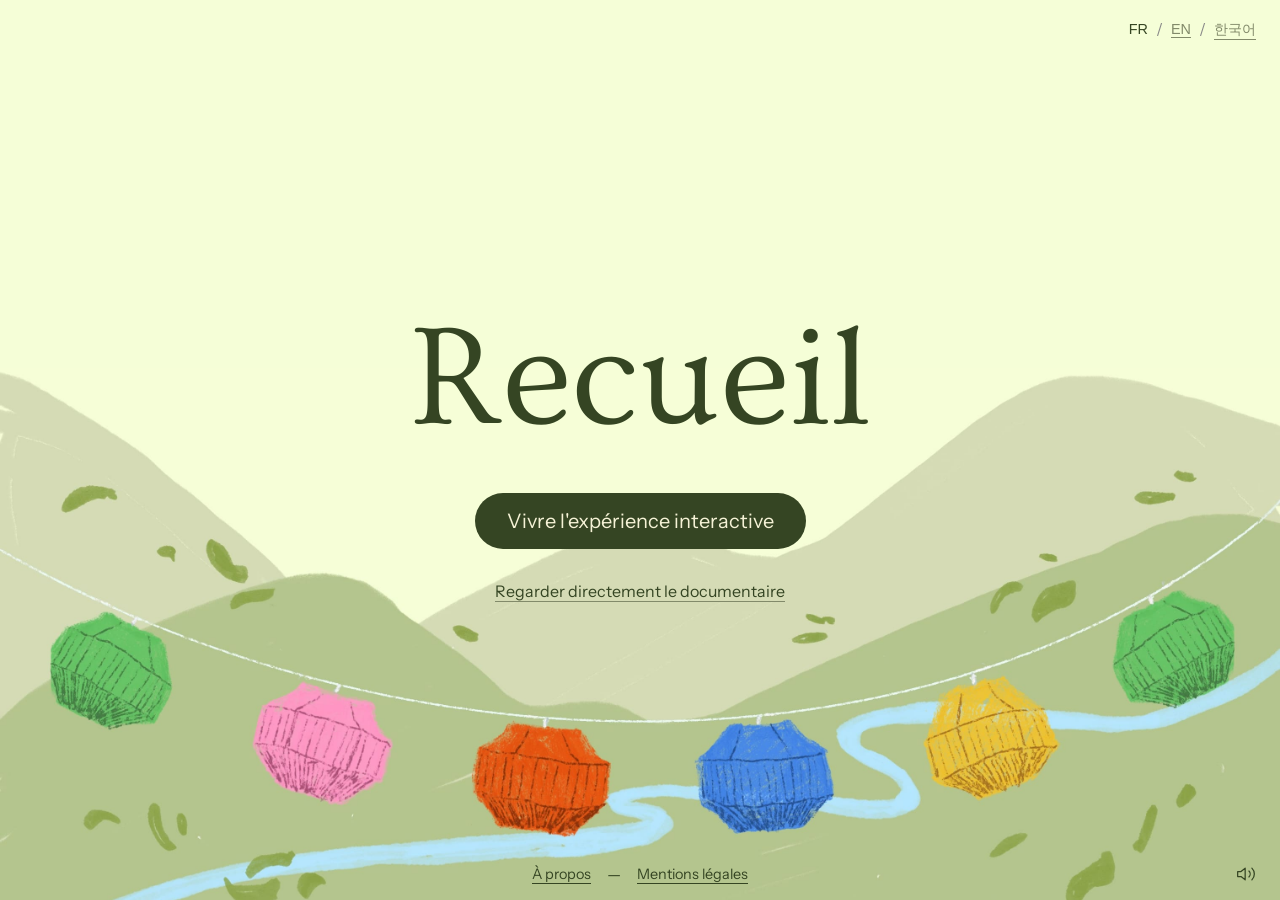
<file: index.html>
<!doctype html>
<html lang="en">
  <head>
    <meta charset="UTF-8" />
    <meta name="viewport" content="width=device-width, initial-scale=1.0" />
    <link rel="preconnect" href="https://fonts.googleapis.com" />
    <link rel="preconnect" href="https://fonts.gstatic.com" crossorigin />
    <link
      href="https://fonts.googleapis.com/css2?family=Gowun+Batang&family=Instrument+Sans:ital,wght@0,400..700;1,400..700&family=Ovo&display=swap"
      rel="stylesheet"
    />
    <script src="script/script.js" defer></script>
    <link rel="stylesheet" href="styles/style.css" />
    <link rel="stylesheet" href="styles/index.css" />
    <title data-traduction="title">Recueil</title>
    <link rel="icon" type="image/x-icon" href="img/favicon.png" />
  </head>
  <body>
    <header>
      <nav class="langues" aria-label="Choix de la langue">
        <button
          href="#"
          class="actif top-link langue"
          onclick="changerLangue('fr', this)"
        >
          FR
        </button>
        <span>/</span>
        <button
          href="#"
          class="top-link langue"
          onclick="changerLangue('en', this)"
        >
          EN
        </button>
        <span>/</span>
        <button
          href="#"
          class="top-link langue"
          onclick="changerLangue('kr', this)"
        >
          한국어
        </button>
      </nav>
    </header>

    <main>
      <h1 data-traduction="h1">Recueil</h1>
      <a href="player-intro.html" data-traduction="btn-experience" class="btn"
        >Vivre l'expérience interactive</a
      >
      <a href="player-full.html" data-traduction="link-full" class="link"
        >Regarder directement le documentaire</a
      >
    </main>

    <footer>
      <a href="a-propos.html" data-traduction="about" class="link">À propos</a>
      <span>—</span>
      <a
        href="mentions-legales.html"
        data-traduction="legal-notices"
        class="link"
        >Mentions légales</a
      >
      <button class="son" id="btnSon">
        <!-- Icône son actif (ondes) -->
        <svg
          class="icon-son-on"
          width="20"
          height="20"
          viewBox="0 0 24 24"
          fill="none"
          stroke="#354523"
          stroke-width="1.5"
          stroke-linecap="round"
          stroke-linejoin="round"
        >
          <polygon points="11 5 6 9 2 9 2 15 6 15 11 19 11 5" />
          <path d="M15.54 8.46a5 5 0 0 1 0 7.07" />
          <path d="M19.07 4.93a10 10 0 0 1 0 14.14" />
        </svg>
        <!-- Icône son muet (avec X) -->
        <svg
          class="icon-son-off"
          width="20"
          height="20"
          viewBox="0 0 24 24"
          fill="none"
          stroke="#354523"
          stroke-width="1.5"
          stroke-linecap="round"
          stroke-linejoin="round"
        >
          <polygon points="11 5 6 9 2 9 2 15 6 15 11 19 11 5" />
          <line x1="23" y1="9" x2="17" y2="15" />
          <line x1="17" y1="9" x2="23" y2="15" />
        </svg>
      </button>
    </footer>
  </body>
</html>
</file>
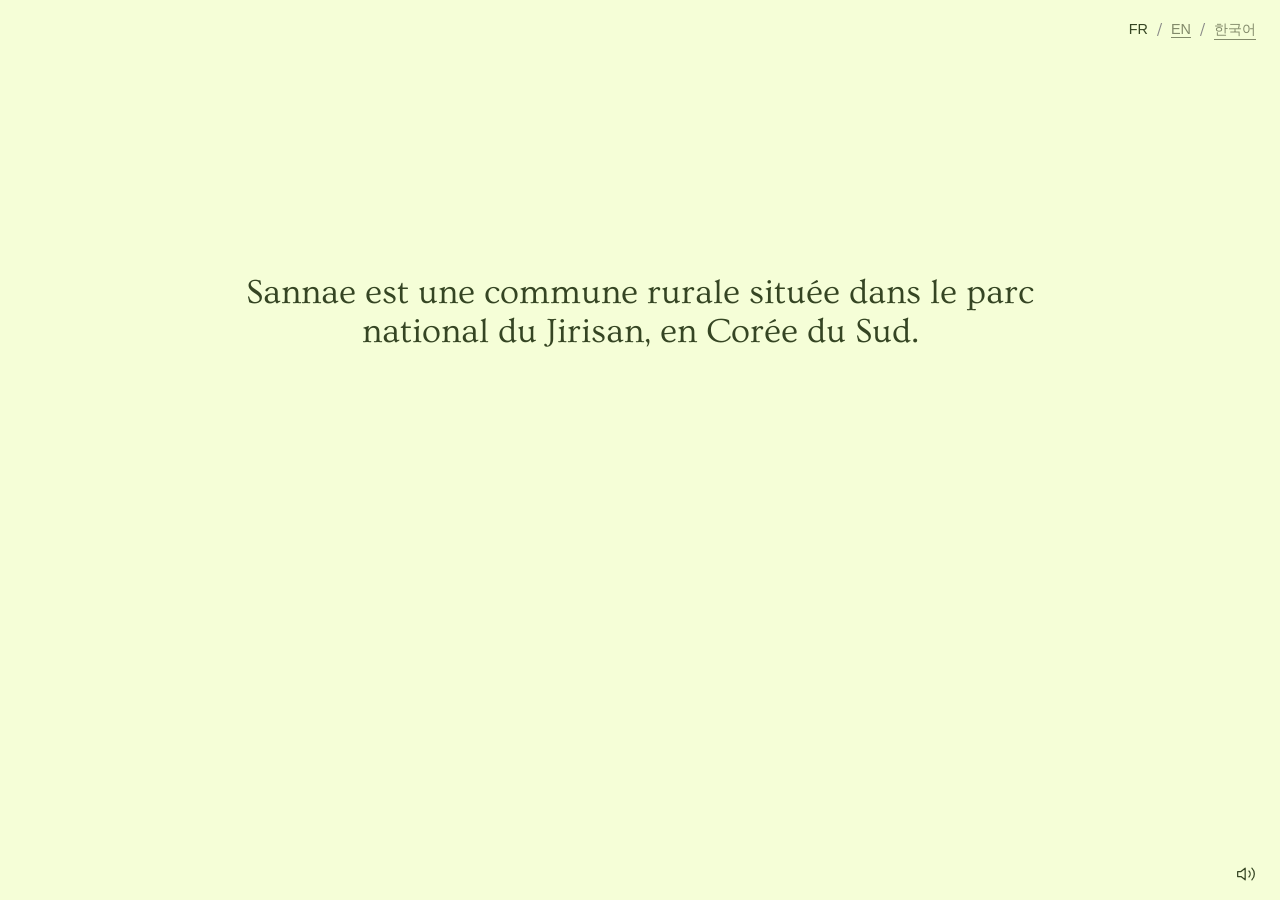
<file: after-intro.html>
<!doctype html>
<html lang="en">
  <head>
    <meta charset="UTF-8" />
    <meta name="viewport" content="width=device-width, initial-scale=1.0" />
    <link rel="preconnect" href="https://fonts.googleapis.com" />
    <link rel="preconnect" href="https://fonts.gstatic.com" crossorigin />
    <link
      href="https://fonts.googleapis.com/css2?family=Gowun+Batang&family=Instrument+Sans:ital,wght@0,400..700;1,400..700&family=Ovo&display=swap"
      rel="stylesheet"
    />
    <script src="script/script.js" defer></script>
    <script src="script/after-intro.js" defer></script>
    <link rel="stylesheet" href="styles/style.css" />
    <link rel="stylesheet" href="styles/after-intro.css" />
    <title data-traduction="title">Recueil - Introduction</title>
    <link rel="icon" type="image/x-icon" href="img/favicon.png" />
  </head>
  <body>
    <header>
      <nav class="langues" aria-label="Choix de la langue">
        <button
          href="#"
          class="actif top-link langue"
          onclick="changerLangue('fr', this)"
        >
          FR
        </button>
        <span>/</span>
        <button
          href="#"
          class="top-link langue"
          onclick="changerLangue('en', this)"
        >
          EN
        </button>
        <span>/</span>
        <button
          href="#"
          class="top-link langue"
          onclick="changerLangue('kr', this)"
        >
          한국어
        </button>
      </nav>
    </header>

    <main>
      <div class="phrases">
        <p class="phrase1" data-traduction="phrase1">
          Sannae est une commune rurale située dans le parc national du Jirisan,
          en Corée du Sud.
        </p>
        <p class="phrase2" data-traduction="phrase2">
          Ici prend racine l’association Indra’s Net du temple bouddhiste
          Silsang-sa.
        </p>
        <p class="phrase3" data-traduction="phrase3">
          Partez à la rencontre de ses habitants en parcourant les lieux.
        </p>
      </div>
      <a href="map.html" class="btn" data-traduction="explore-btn"
        >Explorer →</a
      >
    </main>

    <footer>
      <div class="footer-links">
        <a
          href="a-propos.html"
          data-traduction="
        about"
          class="link"
          >À propos</a
        >
        <span>—</span>
        <a
          href="mentions-legales.html"
          data-traduction="legal-notices"
          class="link"
          >Mentions légales</a
        >
      </div>
      <button class="son" id="btnSon">
        <!-- Icône son actif (ondes) -->
        <svg
          class="icon-son-on"
          width="20"
          height="20"
          viewBox="0 0 24 24"
          fill="none"
          stroke="#354523"
          stroke-width="1.5"
          stroke-linecap="round"
          stroke-linejoin="round"
        >
          <polygon points="11 5 6 9 2 9 2 15 6 15 11 19 11 5" />
          <path d="M15.54 8.46a5 5 0 0 1 0 7.07" />
          <path d="M19.07 4.93a10 10 0 0 1 0 14.14" />
        </svg>
        <!-- Icône son muet (avec X) -->
        <svg
          class="icon-son-off"
          width="20"
          height="20"
          viewBox="0 0 24 24"
          fill="none"
          stroke="#354523"
          stroke-width="1.5"
          stroke-linecap="round"
          stroke-linejoin="round"
        >
          <polygon points="11 5 6 9 2 9 2 15 6 15 11 19 11 5" />
          <line x1="23" y1="9" x2="17" y2="15" />
          <line x1="17" y1="9" x2="23" y2="15" />
        </svg>
      </button>
    </footer>
  </body>
</html>
</file>
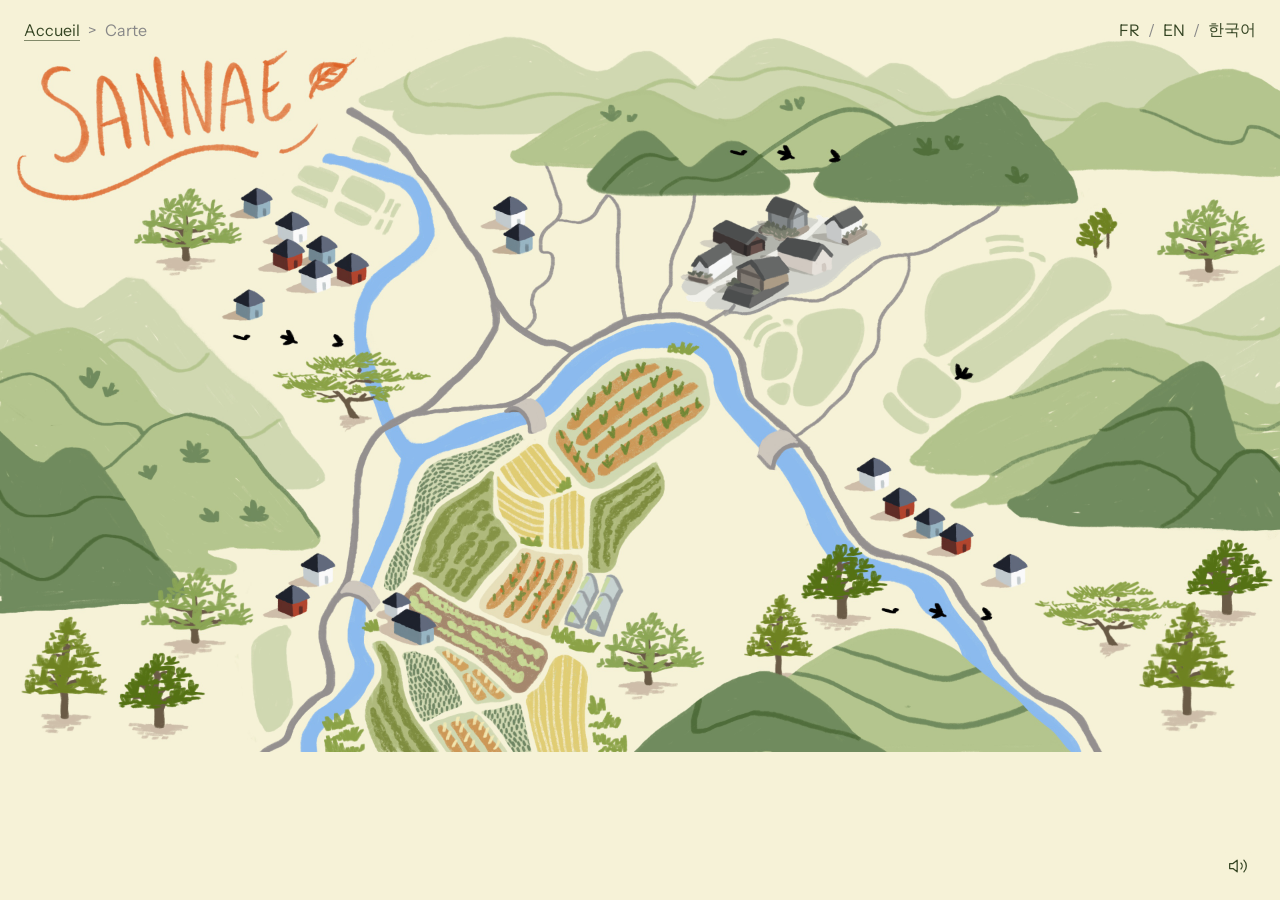
<file: map.html>
<!doctype html>
<html lang="en">
  <head>
    <meta charset="UTF-8" />
    <meta name="viewport" content="width=device-width, initial-scale=1.0" />
    <link rel="preconnect" href="https://fonts.googleapis.com" />
    <link rel="preconnect" href="https://fonts.gstatic.com" crossorigin />
    <link
      href="https://fonts.googleapis.com/css2?family=Gowun+Batang&family=Instrument+Sans:ital,wght@0,400..700;1,400..700&family=Ovo&display=swap"
      rel="stylesheet"
    />
    <script src="script/script.js" defer></script>
    <link rel="stylesheet" href="styles/style.css" />
    <link rel="stylesheet" href="styles/top-fil.css" />
    <link rel="stylesheet" href="styles/map.css" />
    <title data-traduction="title">Recueil - Carte</title>
    <link rel="icon" type="image/x-icon" href="img/favicon.png" />
  </head>
  <body>
    <header>
      <nav class="fil">
        <a href="index.html" data-traduction="link-home" class="link"
          >Accueil</a
        >
        <span>></span>
        <span class="actif" data-traduction="map">Carte</span>
      </nav>
      <nav class="langues">
        <a href="#" class="actif" onclick="changerLangue('fr', this)">FR</a>
        <span>/</span>
        <a href="#" onclick="changerLangue('en', this)">EN</a>
        <span>/</span>
        <a href="#" onclick="changerLangue('kr', this)">한국어</a>
      </nav>
    </header>

    <main>
      <div class="map-container">
        <img src="img/map-fr.jpg" alt="" class="map-img" />
        <a href="player-residents.html" class="map-link map-link-residents">
          <img
            src="img/map-residents.png"
            data-traduction="alt-residents"
            alt="En savoir plus sur les résidents du village"
            class="map-link-img map-link-img-residents"
          />
        </a>
      </div>
    </main>

    <footer>
      <div class="footer-links">
        <a
          href="a-propos.html"
          data-traduction="
        about"
          class="link"
          >À propos</a
        >
        <span>—</span>
        <a
          href="mentions-legales.html"
          data-traduction="legal-notices"
          class="link"
          >Mentions légales</a
        >
      </div>
      <button class="son" id="btnSon">
        <!-- Icône son actif (ondes) -->
        <svg
          class="icon-son-on"
          width="20"
          height="20"
          viewBox="0 0 24 24"
          fill="none"
          stroke="#354523"
          stroke-width="1.5"
          stroke-linecap="round"
          stroke-linejoin="round"
        >
          <polygon points="11 5 6 9 2 9 2 15 6 15 11 19 11 5" />
          <path d="M15.54 8.46a5 5 0 0 1 0 7.07" />
          <path d="M19.07 4.93a10 10 0 0 1 0 14.14" />
        </svg>
        <!-- Icône son muet (avec X) -->
        <svg
          class="icon-son-off"
          width="20"
          height="20"
          viewBox="0 0 24 24"
          fill="none"
          stroke="#354523"
          stroke-width="1.5"
          stroke-linecap="round"
          stroke-linejoin="round"
        >
          <polygon points="11 5 6 9 2 9 2 15 6 15 11 19 11 5" />
          <line x1="23" y1="9" x2="17" y2="15" />
          <line x1="17" y1="9" x2="23" y2="15" />
        </svg>
      </button>
    </footer>
  </body>
</html>
</file>
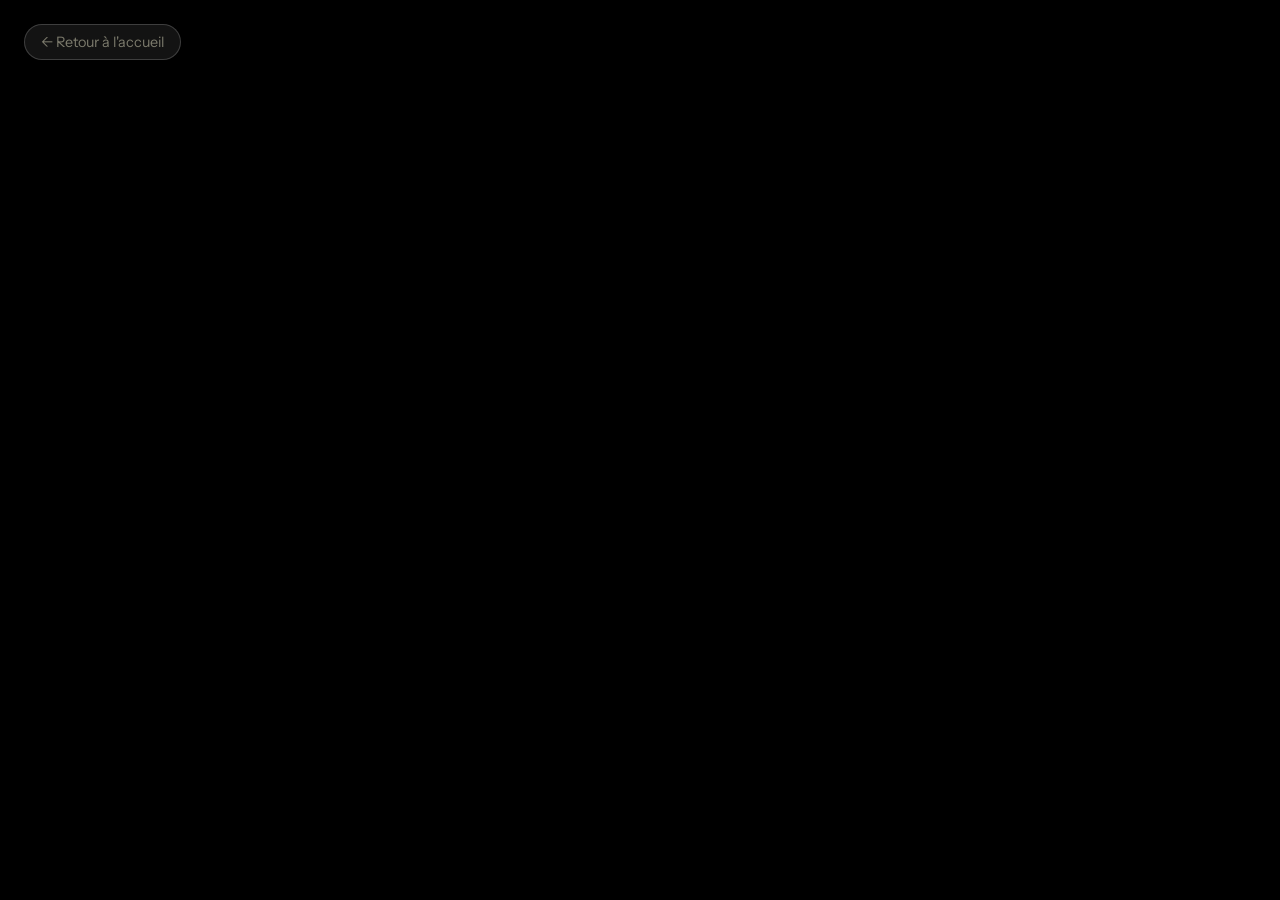
<file: player-full.html>
<!doctype html>
<html lang="en">
  <head>
    <meta charset="UTF-8" />
    <meta name="viewport" content="width=device-width, initial-scale=1.0" />
    <link rel="preconnect" href="https://fonts.googleapis.com" />
    <link rel="preconnect" href="https://fonts.gstatic.com" crossorigin />
    <link
      href="https://fonts.googleapis.com/css2?family=Gowun+Batang&family=Instrument+Sans:ital,wght@0,400..700;1,400..700&family=Ovo&display=swap"
      rel="stylesheet"
    />
    <script src="script/script.js" defer></script>
    <script src="script/player.js" defer></script>
    <link rel="stylesheet" href="styles/style.css" />
    <link rel="stylesheet" href="styles/player.css" />
    <title data-traduction="title">Recueil — Documentaire entier</title>
    <link rel="icon" type="image/x-icon" href="img/favicon.png" />
  </head>
  <body class="documentaire-body">
    <iframe
      id="vimeoPlayer"
      src="https://player.vimeo.com/video/1189609689?autoplay=1"
      allow="autoplay; fullscreen; picture-in-picture"
      allowfullscreen
    >
    </iframe>

    <!-- overlay et bouton APRÈS l'iframe pour être par-dessus -->
    <div class="overlay" id="overlay"></div>
    <a
      href="index.html"
      class="btn-retour"
      id="btnRetour"
      data-traduction="back"
      >← Retour</a
    >
  </body>
</html>
</file>
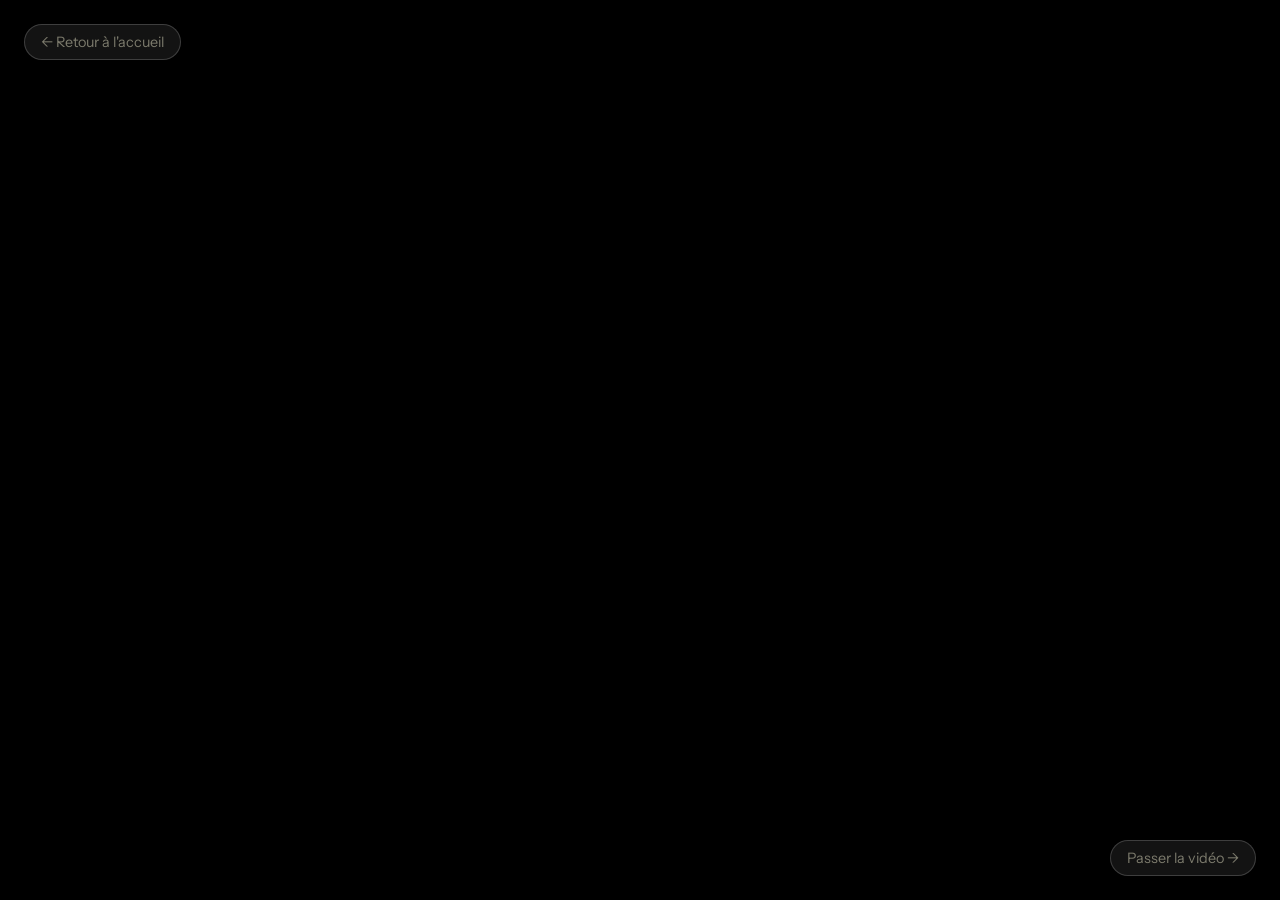
<file: player-intro.html>
<!doctype html>
<html lang="en">
  <head>
    <meta charset="UTF-8" />
    <meta name="viewport" content="width=device-width, initial-scale=1.0" />
    <link rel="preconnect" href="https://fonts.googleapis.com" />
    <link rel="preconnect" href="https://fonts.gstatic.com" crossorigin />
    <link
      href="https://fonts.googleapis.com/css2?family=Gowun+Batang&family=Instrument+Sans:ital,wght@0,400..700;1,400..700&family=Ovo&display=swap"
      rel="stylesheet"
    />
    <script src="script/script.js" defer></script>
    <script src="script/player.js" defer></script>
    <link rel="stylesheet" href="styles/style.css" />
    <link rel="stylesheet" href="styles/player.css" />
    <title data-traduction="title">Recueil - Vidéo d'introduction</title>
    <link rel="icon" type="image/x-icon" href="img/favicon.png" />
  </head>
  <body class="documentaire-body">
    <iframe
      id="vimeoPlayer"
      src="https://player.vimeo.com/video/1189609689?autoplay=1"
      allow="autoplay; fullscreen; picture-in-picture"
      allowfullscreen
    >
    </iframe>

    <!-- overlay et bouton APRÈS l'iframe pour être par-dessus -->
    <div class="overlay" id="overlay"></div>
    <a
      href="index.html"
      class="btn-retour"
      id="btnRetour"
      data-traduction="back"
      >← Retourner à l'accueil</a
    >

    <a
      href="after-intro.html"
      class="btn-passer"
      id="btnPasser"
      data-traduction="skip"
      >Passer la vidéo d'introduction →</a
    >
  </body>
</html>
</file>
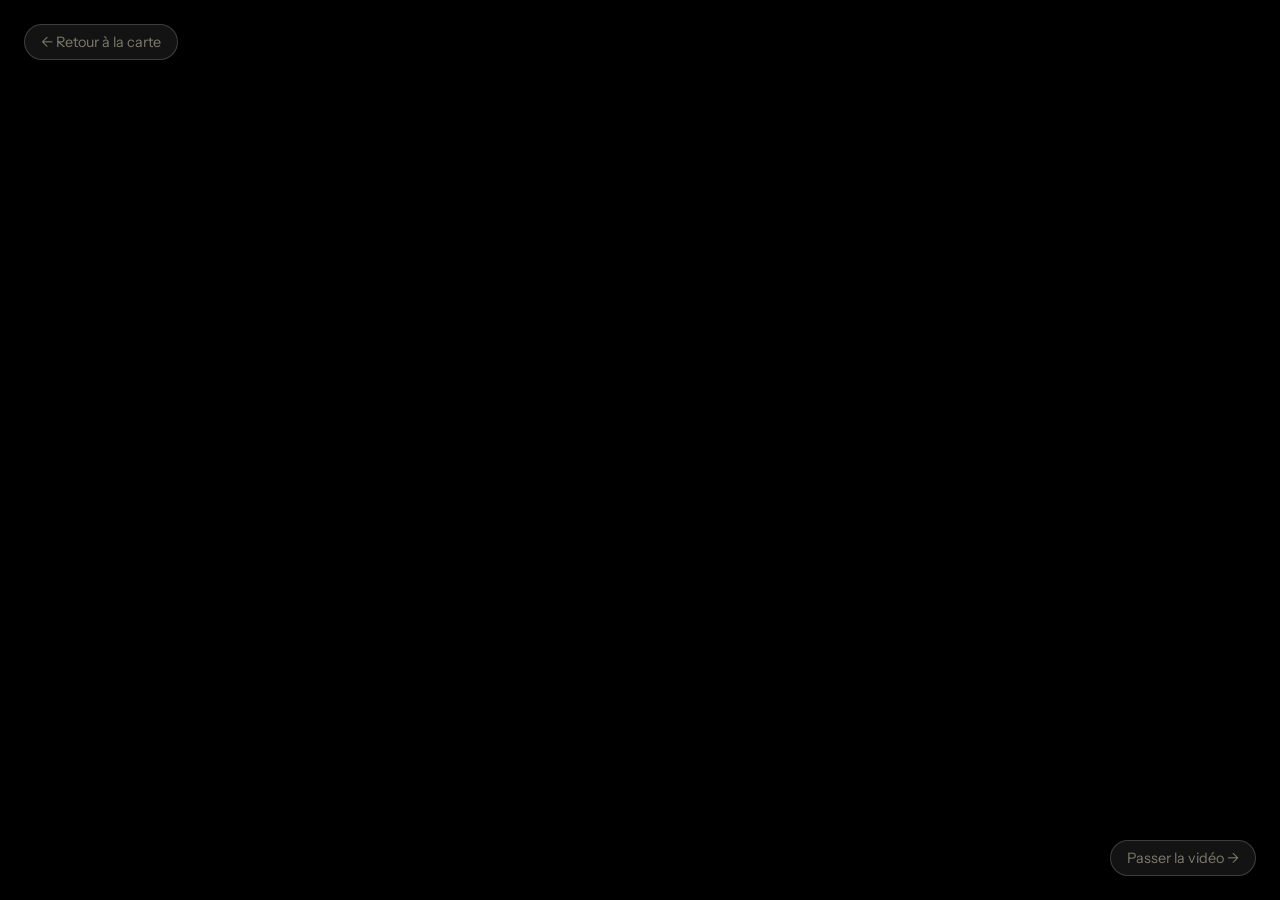
<file: player-residents.html>
<!doctype html>
<html lang="en">
  <head>
    <meta charset="UTF-8" />
    <meta name="viewport" content="width=device-width, initial-scale=1.0" />
    <link rel="preconnect" href="https://fonts.googleapis.com" />
    <link rel="preconnect" href="https://fonts.gstatic.com" crossorigin />
    <link
      href="https://fonts.googleapis.com/css2?family=Gowun+Batang&family=Instrument+Sans:ital,wght@0,400..700;1,400..700&family=Ovo&display=swap"
      rel="stylesheet"
    />
    <script src="script/script.js" defer></script>
    <script src="script/player.js" defer></script>
    <link rel="stylesheet" href="styles/style.css" />
    <link rel="stylesheet" href="styles/player.css" />
    <title data-traduction="title">Recueil - Résidents</title>
    <link rel="icon" type="image/x-icon" href="img/favicon.png" />
  </head>
  <body class="documentaire-body">
  <iframe
  id="vimeoPlayer"
  src="https://player.vimeo.com/video/1189956757?autoplay=1"
  allow="autoplay; fullscreen; picture-in-picture"
  allowfullscreen>
  </iframe>

    <!-- overlay et bouton APRÈS l'iframe pour être par-dessus -->
    <div class="overlay" id="overlay"></div>
    <a
      href="map.html"
      class="btn-retour"
      id="btnRetour"
      data-traduction="back-map"
      >← Retourner à la carte</a
    >

    <a
      href="text-residents.html"
      class="btn-passer"
      id="btnPasser"
      data-traduction="skip"
      >Passer la vidéo →</a
    >
  </body>
</html>
</file>
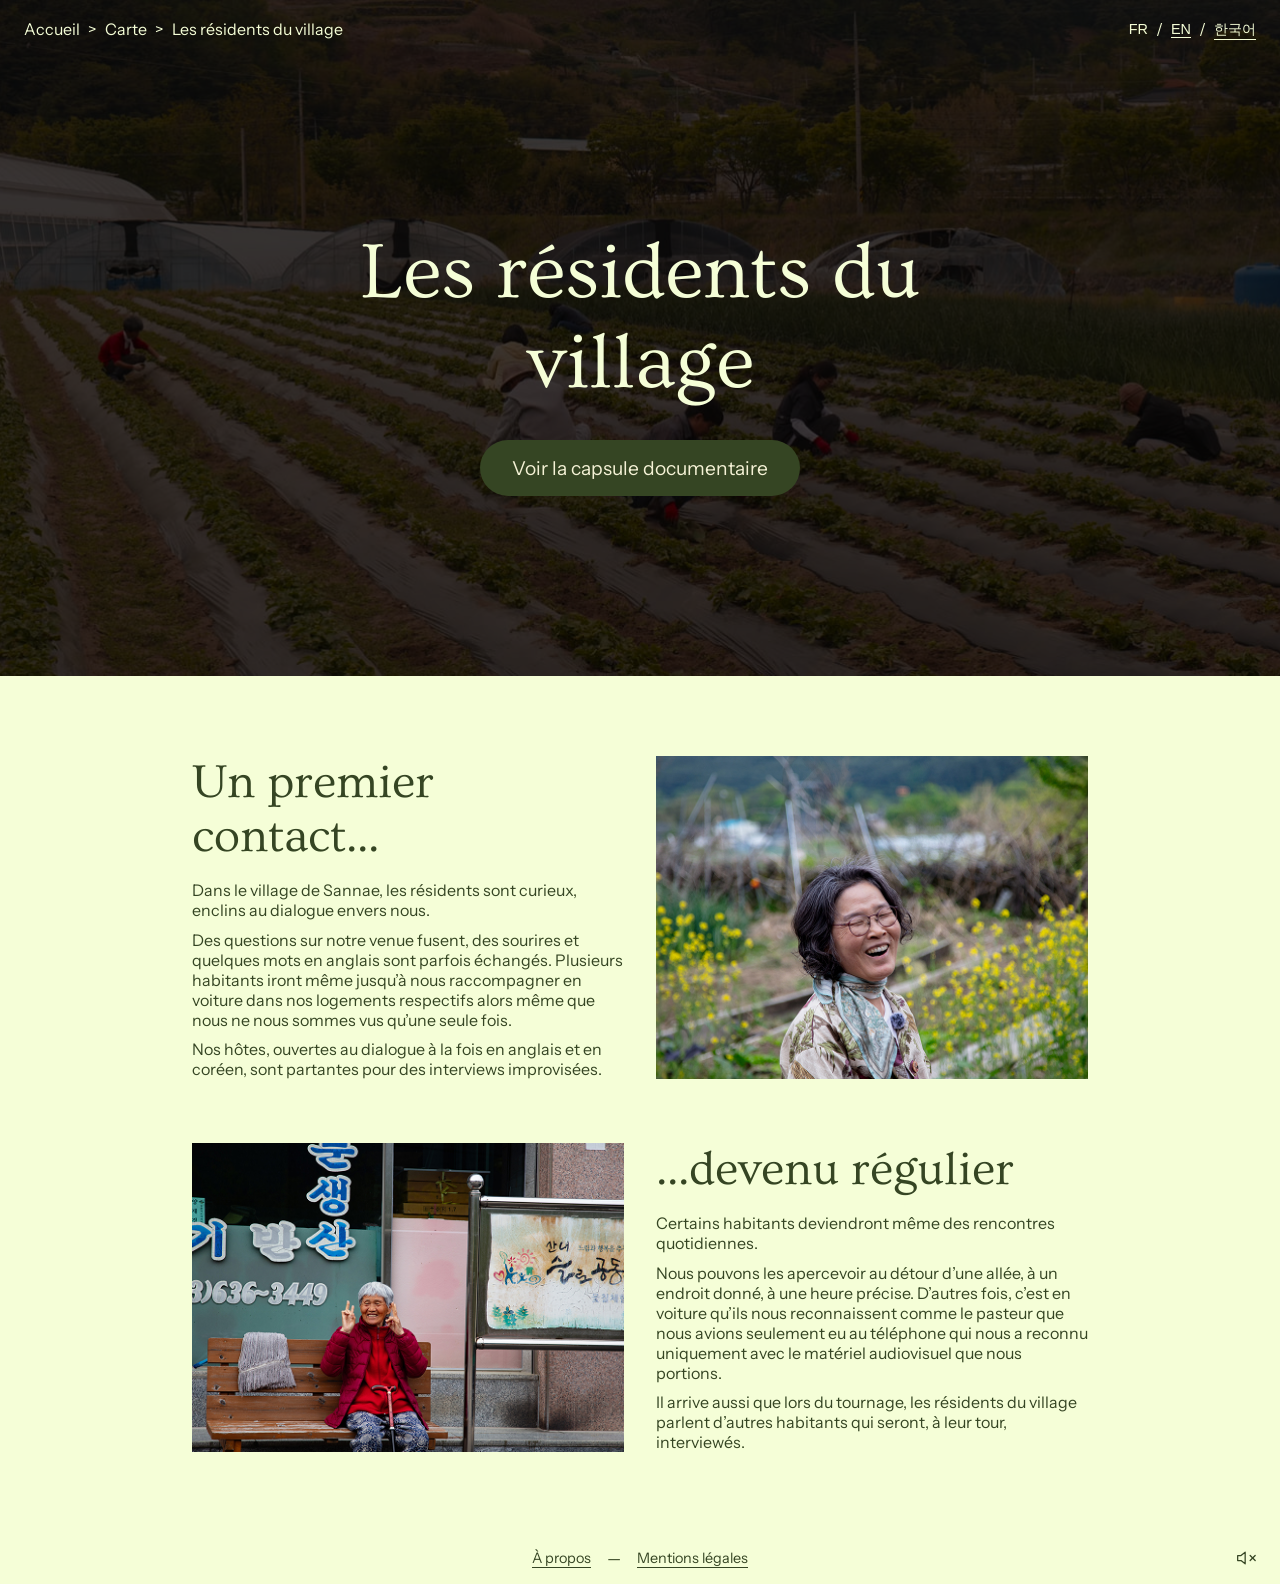
<file: text-residents.html>
<!doctype html>
<html lang="en">
  <head>
    <meta charset="UTF-8" />
    <meta name="viewport" content="width=device-width, initial-scale=1.0" />
    <link rel="preconnect" href="https://fonts.googleapis.com" />
    <link rel="preconnect" href="https://fonts.gstatic.com" crossorigin />
    <link
      href="https://fonts.googleapis.com/css2?family=Gowun+Batang&family=Instrument+Sans:ital,wght@0,400..700;1,400..700&family=Ovo&display=swap"
      rel="stylesheet"
    />
    <script src="script/script.js" defer></script>
    <script src="script/text.js" defer></script>
    <link rel="stylesheet" href="styles/style.css" />
    <link rel="stylesheet" href="styles/top-fil.css" />
    <link rel="stylesheet" href="styles/text.css" />
    <title data-traduction="title">Recueil - Résidents : détails</title>
    <link rel="icon" type="image/x-icon" href="img/favicon.png" />
  </head>
  <body class="documentaire-body">
    <header>
      <nav class="fil">
        <a href="index.html" data-traduction="link-home">Accueil</a>
        <span>></span>
        <a href="map.html" data-traduction="link-map">Carte</a>
        <span>></span>
        <span class="actif" data-traduction="map-details"
          >Les résidents du village</span
        >
      </nav>
      <nav class="langues" aria-label="Choix de la langue">
        <button
          href="#"
          class="actif top-link langue"
          onclick="changerLangue('fr', this)"
        >
          FR
        </button>
        <span>/</span>
        <button
          href="#"
          class="top-link langue"
          onclick="changerLangue('en', this)"
        >
          EN
        </button>
        <span>/</span>
        <button
          href="#"
          class="top-link langue"
          onclick="changerLangue('kr', this)"
        >
          한국어
        </button>
      </nav>
    </header>

    <main>
      <div class="hero">
        <h1 data-traduction="h1">Les résidents du village</h1>
        <a
          href="player-residents.html"
          data-traduction="btn-experience"
          class="btn btn-experience"
          >Voir la capsule documentaire</a
        >
        <img
          src="img/residents-bg.jpg"
          alt=""
          class="hero-bg"
          id="heroBgStatic"
        />
        <!-- <img src="img/residents-bg.gif" alt="" class="hero-bg" id="heroBgGif" /> -->
      </div>
      <div class="contents">
        <section class="content content-oneimg">
          <div class="context-text">
            <h2 data-traduction="details-title-1">Un premier contact...</h2>
            <div class="context-paragraph">
              <p data-traduction="paragraph-1">
                Dans le village de Sannae, les résidents sont curieux, enclins
                au dialogue envers nous.
              </p>
              <p data-traduction="paragraph-2">
                Des questions sur notre venue fusent, des sourires et quelques
                mots en anglais sont parfois échangés. Plusieurs habitants iront
                même jusqu’à nous raccompagner en voiture dans nos logements
                respectifs alors même que nous ne nous sommes vus qu’une seule
                fois.
              </p>
              <p data-traduction="paragraph-3">
                Nos hôtes, ouvertes au dialogue à la fois en anglais et en
                coréen, sont partantes pour des interviews improvisées.
              </p>
            </div>
          </div>
          <div class="context-img">
            <img src="img/hote1.jpg" alt="" />
          </div>
        </section>
        <section class="content content-oneimg content-oneimg-left">
          <div class="context-text">
            <h2 data-traduction="details-title-2">...devenu régulier</h2>
            <div class="context-paragraph">
              <p data-traduction="paragraph-4">
                Certains habitants deviendront même des rencontres quotidiennes.
              </p>
              <p data-traduction="paragraph-5">
                Nous pouvons les apercevoir au détour d’une allée, à un endroit
                donné, à une heure précise. D’autres fois, c’est en voiture
                qu’ils nous reconnaissent comme le pasteur que nous avions
                seulement eu au téléphone qui nous a reconnu uniquement avec le
                matériel audiovisuel que nous portions.
              </p>
              <p data-traduction="paragraph-6">
                Il arrive aussi que lors du tournage, les résidents du village
                parlent d’autres habitants qui seront, à leur tour, interviewés.
              </p>
            </div>
          </div>
          <div class="context-img">
            <img src="img/mamie.jpg" alt="" />
          </div>
        </section>
      </div>
    </main>

    <footer>
      <a href="a-propos.html" data-traduction="about" class="link">À propos</a>
      <span>—</span>
      <a
        href="mentions-legales.html"
        data-traduction="legal-notices"
        class="link"
        >Mentions légales</a
      >

      <button class="son" id="btnSon" aria-label="Couper le son">
        <svg
          width="20"
          height="20"
          viewBox="0 0 24 24"
          fill="none"
          stroke="#354523"
          stroke-width="1.5"
          stroke-linecap="round"
          stroke-linejoin="round"
        >
          <polygon points="11 5 6 9 2 9 2 15 6 15 11 19 11 5" />
          <line x1="23" y1="9" x2="17" y2="15" />
          <line x1="17" y1="9" x2="23" y2="15" />
        </svg>
      </button>
    </footer>
  </body>
</html>
</file>
<file: styles/style.css>
*,
*::before,
*::after {
  box-sizing: border-box;
}

html {
  margin: 0;
  padding: 0;
}

body,
h1,
h2,
h3,
h4,
h5,
p,
a {
  margin: 0;
}

h1,
h2,
h3,
h4,
h5 {
  font-family: "Ovo", serif;
}

h1.coreen {
  font-family: "Gowun Batang", serif;
  line-height: 1.2;
}

.coreen {
  word-break: keep-all;
}

button {
  background-color: inherit;
  border: inherit;
  padding: inherit;
  margin: inherit;
}

body {
  background-color: #f5fed7;
  color: #354523;
  font-family: "Instrument Sans", sans-serif;
}

.link {
  position: relative;
}

.link,
.top-link:not(.actif) {
  cursor: pointer;
}

.link::before,
.top-link::before {
  content: "";
  width: 100%;
  height: 1px;
  position: absolute;
  background-color: #828a6a;
  bottom: -1px;
  display: block;
  right: 0;
  transition: all 0.2s ease-out;
}

.link:hover::before,
.top-link:hover::before {
  width: 0%;
  transition: all 0.2s ease-out;
}

.top-link.actif::before {
  opacity: 0;
}

footer .link::before {
  background-color: #354523;
}

/* ── HEADER ── */
header {
  position: fixed;
  top: 0;
  width: 100%;
  display: flex;
  justify-content: flex-end;
  align-items: center;
  padding: 1.2rem 1.5rem;
}

header nav {
  display: flex;
  align-items: center;
  gap: 0.5rem;
}

.top-link {
  color: #828a6a;
  text-decoration: none;
  position: relative;
  font-size: 0.9rem;
}

.top-link.actif,
.top-link:hover {
  color: #354523;
  transition: all 0.2s ease-out;
}

.header .top-link.actif::before {
  opacity: 0;
  transition: all 0.2s ease-out;
}

.header .top-link:not(.actif)::before {
  opacity: 1;
  transition: all 0.2s ease-out;
}

header nav span {
  color: #888888;
}

a {
  font-family: "Instrument Sans", sans-serif;
  font-weight: 400;
  font-size: 1rem;
  text-decoration: none;
  color: inherit;
}

a.btn {
  /* border: 1px solid #354523; */
  font-size: calc(20 / 16 * 1rem);
  border-radius: 999px;
  padding: 1rem 2rem;
  background-color: #354523;
  color: #f5f2d6;
  transition: all 0.2s ease-out;
}

a.btn:hover {
  background-color: #212c16;
  transition: all 0.2s ease-out;
}

/* ── FOOTER ── */
footer {
  position: fixed;
  bottom: 0;
  width: 100%;
  color: #354523;
  display: flex;
  justify-content: center;
  align-items: center;
  gap: 1rem;
  padding: 1rem 1.5rem;
}

footer a {
  font-family: "Instrument Sans", sans-serif;
  font-weight: 400;
  font-size: 0.9rem;
}

.son {
  background: none;
  background-color: transparent;
  border: none;
  cursor: pointer;
  padding: 0;
  margin: 0;
  display: flex;
  align-items: center;
  outline: none;
  appearance: none;
  -webkit-appearance: none;
  box-shadow: none;
  position: absolute;
  bottom: 1rem;
  right: 1.5rem;
}

/* Par défaut : son ON visible, son OFF caché */
.icon-son-on {
  display: block;
}

.icon-son-off {
  display: none;
}

/* Quand muted : son ON caché, son OFF visible */
.son.muted .icon-son-on {
  display: none;
}

.son.muted .icon-son-off {
  display: block;
}
</file>
<file: styles/index.css>
body {
  overflow: hidden;
  background-color: #f5fed7;
  background-image: url("../img/home-bg.jpg");
  background-size: 100% auto;
  background-position: center calc(100% + 4rem);
  background-repeat: no-repeat;
  color: #354523;
  display: flex;
  flex-direction: column;
  justify-content: center;
  align-items: center;
  font-family: "Instrument Sans", sans-serif;
  height: 100vh;
  width: 100vw;
  gap: 2rem;
}

/* ── MAIN ── */
main {
  display: flex;
  flex-direction: column;
  align-items: center;
  gap: 2rem;
  text-align: center;
}

h1 {
  font-family: "Ovo", serif;
  font-weight: 400;
  font-size: 9rem;
}
</file>
<file: styles/after-intro.css>
.phrase1,
.phrase2,
.phrase3 {
  opacity: 0;
  transition: opacity 1s ease-out;
  font-size: 2.2rem;
  font-family: "Ovo", serif;
  text-align: center;
}

.phrase1.coreen,
.phrase2.coreen,
.phrase3.coreen {
  font-family: "Gowun Batang", serif;
  line-height: 1.2;
}

body {
  min-height: 100vh;
  display: flex;
  align-items: center;
  justify-content: center;
}

main {
  display: flex;
  flex-direction: column;
  align-items: center;
  justify-content: center;
  height: 100%;
  gap: 2rem;
}

.phrases {
  max-width: 70%;
  display: flex;
  align-items: center;
  justify-content: center;
  flex-direction: column;
  gap: 1rem;
}

.footer-links {
  display: none;
}

a.btn {
  font-size: 1.2rem;
}

.phrases p,
a.btn {
  opacity: 0;
  transition: opacity 1.2s ease;
}

.phrases p.visible,
a.btn.visible {
  opacity: 1;
}
</file>
<file: styles/top-fil.css>
header {
  z-index: 10;
  display: flex;
  justify-content: space-between;
}

header nav {
  display: flex;
  align-items: center;
  gap: 0.5rem;
}
</file>
<file: styles/map.css>
body {
  display: flex;
  flex-direction: column;
  align-items: center;
  justify-content: center;
  /* overflow: hidden; */
  background-color: #f6f2d7;
  --padding-main: 2rem;
}

main {
  position: relative;
  max-width: 100%;
  max-height: 100vh;
  padding-top: var(--padding-main);
}

.map-container {
  position: relative;
  width: 100%;
  max-width: 100%;
}

.map-img,
.map-link,
.map-link-img {
  width: 100%;
  height: auto;
  display: block;
}

.map-link {
  position: absolute;
  z-index: 1;
}

.map-link-residents {
  top: 31%;
  left: 61%;
  transform: translate(-50%, -50%);
  width: 16%;
  filter: grayscale(80%);
  transition: filter 0.2s ease-out;
}

.map-link-residents:hover {
  filter: grayscale(0);
  transition: filter 0.2s ease-out;
}

.footer-links,
.son {
  width: fit-content;
  background-color: #f6f2d7;
  border-radius: 100px;
  display: flex;
  /* border: 1px solid #d5d5d5; */
}

.footer-links {
  gap: 0.5rem;
  padding: 0.75rem 1.5rem;
  display: none;
}

.son {
  padding: 0.5rem;
}
</file>
<file: styles/player.css>
/* ── PLAYER ── */
.documentaire-body {
  margin: 0;
  padding: 0;
  background-color: #000;
  background-image: none;
  overflow: hidden;
  width: 100vw;
  height: 100vh;
}

.documentaire-body iframe {
  position: fixed;
  top: 0;
  left: 0;
  width: 100vw;
  height: 100vh;
  border: none;
  z-index: 1;
}

.btn-retour {
  position: fixed;
  top: 1.5rem;
  left: 1.5rem;
  z-index: 10;
  font-family: "Instrument Sans", sans-serif;
  font-size: 0.9rem;
  color: #f5f2d6;
  text-decoration: none;
  background-color: rgba(255, 255, 255, 0.15);
  padding: 8px 16px;
  border-radius: 999px;
  border: 1px solid rgba(255, 255, 255, 0.4);
  opacity: 0.5;
  transition: opacity 0.3s ease;
}

.btn-retour.visible {
  opacity: 1;
}

.hidden {
  display: none;
}

/* ── OVERLAY pour capter le mousemove ── */
.overlay {
  position: fixed;
  top: 0;
  left: 0;
  width: 20vw; /* ← zone du bouton en largeur */
  height: 15vh; /* ← zone du bouton en hauteur */
  z-index: 5;
  background: transparent;
  pointer-events: all;
}

.btn-passer {
  position: fixed;
  bottom: 1.5rem;
  right: 1.5rem;
  z-index: 10;
  font-family: "Instrument Sans", sans-serif;
  font-size: 0.9rem;
  color: #f5f2d6;
  text-decoration: none;
  background-color: rgba(255, 255, 255, 0.15);
  padding: 8px 16px;
  border-radius: 999px;
  border: 1px solid rgba(255, 255, 255, 0.4);
  opacity: 0.5;
  transition: opacity 0.3s ease;
}

.btn-passer.visible {
  opacity: 1;
}

.btn-passer::before {
  background-color: #f5f2d6;
}
</file>
<file: styles/text.css>
.hero {
  width: 100%;
  display: flex;
  flex-direction: column;
  justify-content: center;
  align-items: center;
  gap: 2rem;
  padding: 20vh 0;
  padding-top: calc(20vh + 3rem);
  color: #f5fed7;
  background-color: rgba(0, 0, 0, 0.75);
  position: relative;
}

.hero-bg {
  position: absolute;
  bottom: 0;
  left: 0;
  object-fit: cover;
  z-index: -1;
  width: 100%;
  height: 100%;
}

/* #heroBgGif {
  opacity: 0;
  transition: opacity 0.3s ease;
}

#heroBgStatic {
  transition: opacity 0.3s ease;
} */

h1 {
  font-family: "Ovo", serif;
  font-weight: 400;
  font-size: 5rem;
  max-width: 50%;
  text-align: center;
}

h1.coreen {
  font-family: "Gowun Batang", serif;
  line-height: 1.2;
}

h2 {
  font-weight: 400;
  font-size: 3rem;
}

.hero .btn {
  font-size: 1.2rem;
}

main {
  display: flex;
  flex-direction: column;
  gap: 5rem;
  margin-bottom: 5rem;
}

.contents {
  display: flex;
  flex-direction: column;
  gap: 4rem;
  margin: 0 15%;
}

.content-oneimg {
  display: flex;
  flex-direction: row;
  justify-content: center;
  gap: 2rem;
}

.content-oneimg-left {
  flex-direction: row-reverse;
}

.context-text,
.context-img {
  width: 50%;
}

.context-img img {
  width: 100%;
  height: 100%;
  object-fit: cover; /* remplit sans déformer */
}

.context-text h2 {
  margin-bottom: 1rem;
}

.context-paragraph {
  display: flex;
  flex-direction: column;
  gap: 0.6rem;
}

/* Mettre un fond blanc ? */
/* header nav {
  background-color: #f5fed7;
  border-radius: 100px;
  padding: 0.5rem 1rem;
} */

footer {
  position: relative;
}

header.sur-hero .fil a,
header.sur-hero .fil span,
header.sur-hero .fil p,
header.sur-hero .top-link,
header.sur-hero .langues span {
  color: #f5fed7;
}

header.sur-hero .langues .top-link::before {
  background-color: #f5fed7;
}
</file>
